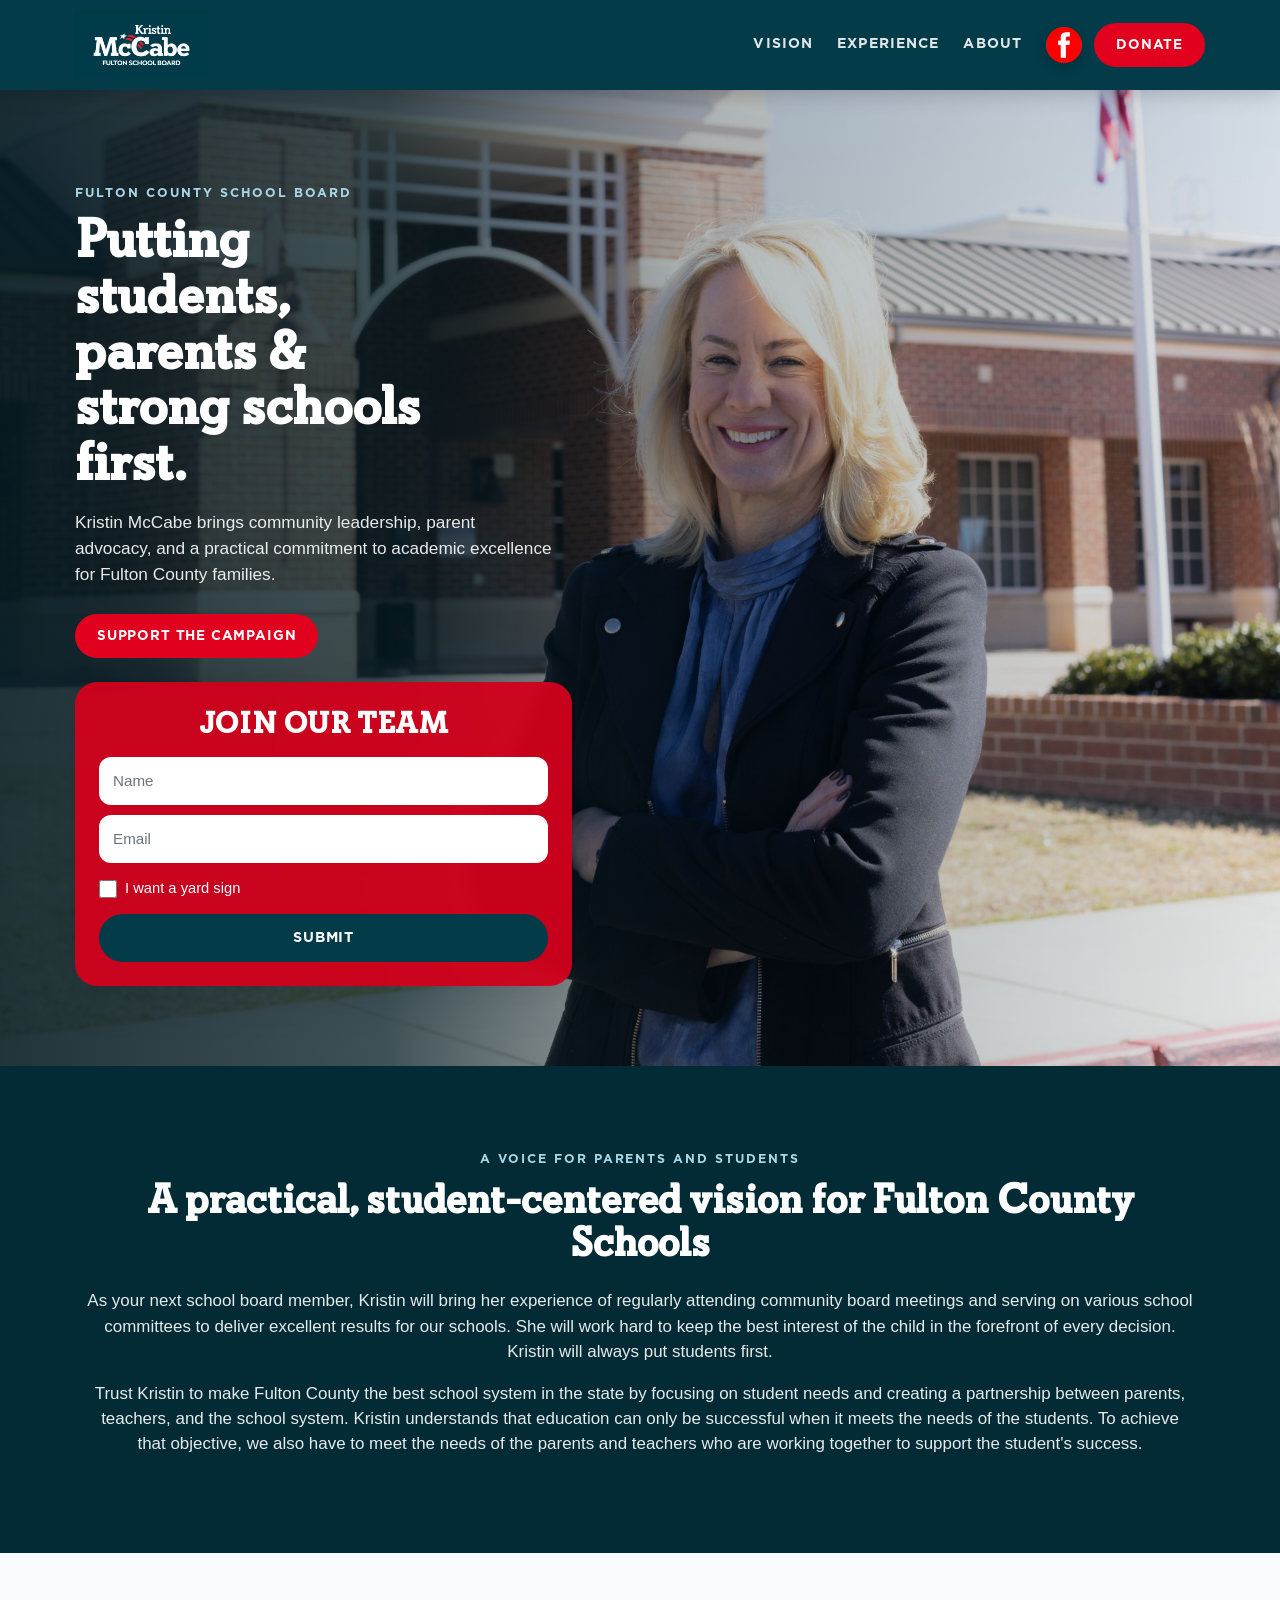
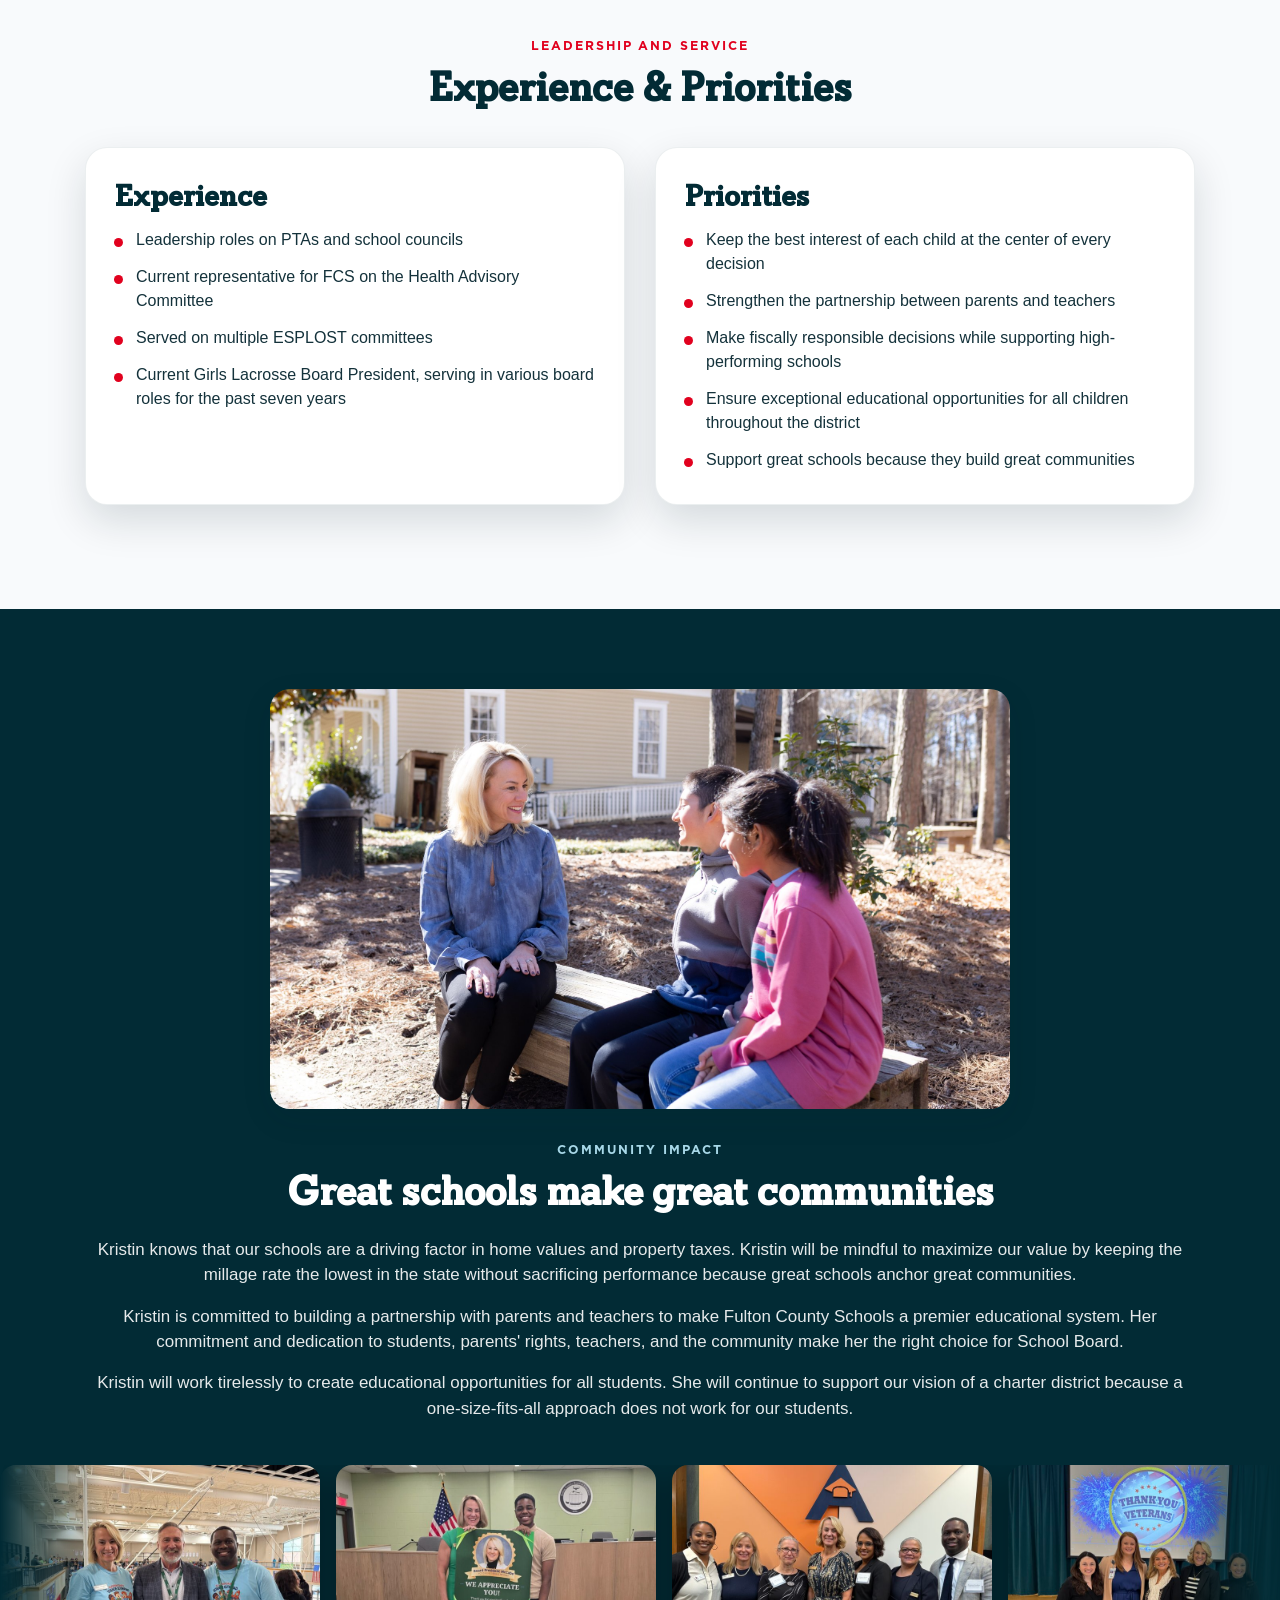
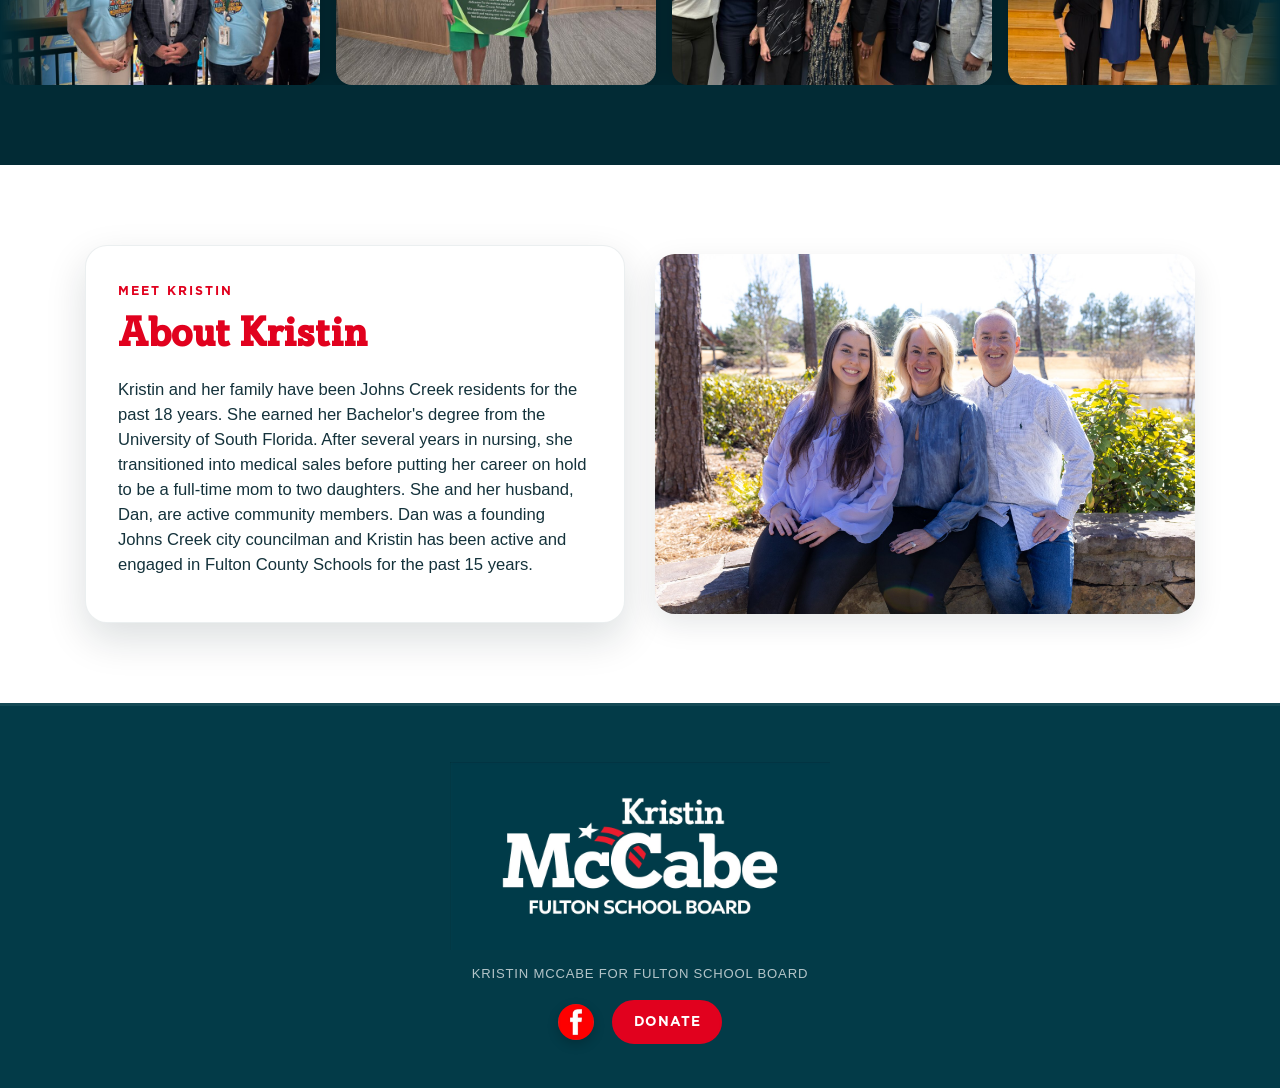
<file: index.html>
<!DOCTYPE html>
<html lang="en">
  <head>
    <meta charset="UTF-8">
    <meta name="viewport" content="width=device-width, initial-scale=1.0">
    <meta http-equiv="X-UA-Compatible" content="ie=edge">
    <title>Kristin McCabe - Fulton County School Board</title>
    <link href="style.css" rel="stylesheet">
    <link rel="stylesheet" href="https://cdn.jsdelivr.net/npm/bootstrap@4.0.0/dist/css/bootstrap.min.css" integrity="sha384-Gn5384xqQ1aoWXA+058RXPxPg6fy4IWvTNh0E263XmFcJlSAwiGgFAW/dAiS6JXm" crossorigin="anonymous">
  </head>
  <body>

    <!-- ===================== HEADER ===================== -->
    <header class="site-header mccabe-blue">
      <div class="container-fluid header-inner">

        <!-- Logo -->
        <a href="#top" class="brand-mark" aria-label="Kristin McCabe home">
          <img src="images/logo-blue.png" class="logo" alt="Kristin McCabe logo">
        </a>

        <!-- Desktop nav + donate -->
        <div class="header-right hide-on-small">
          <nav class="header-nav" aria-label="Primary navigation">
            <a href="#vision">Vision</a>
            <a href="#experience">Experience</a>
            <a href="#about">About</a>
          </nav>
          <div class="header-actions">
            <a href="https://www.facebook.com/votemccabe" aria-label="Facebook">
              <img class="fblogo" src="images/facebook-red.png" alt="Facebook">
            </a>
            <a class="donate-link" href="https://secure.anedot.com/b195b8e0-03d1-4b4b-b539-131e56a338d0/donate">Donate</a>
          </div>
        </div>

        <!-- Mobile header actions -->
        <div class="mobile-header-actions hideonlarge">
          <a href="https://www.facebook.com/votemccabe" aria-label="Facebook">
            <img class="fblogo" src="images/facebook-red.png" alt="Facebook">
          </a>
          <a class="mobile-donate" href="https://secure.anedot.com/b195b8e0-03d1-4b4b-b539-131e56a338d0/donate">Donate</a>
        </div>

      </div>
    </header>

    <main id="top">

      <!-- ===================== HERO ===================== -->
      <!-- Kristin stands right-of-center. LEFT col has copy+form. RIGHT is clear for her face. -->
      <section class="hero-section">
        <div class="hero-overlay"></div>
        <div class="container-fluid hero-content">
          <div class="hero-layout">

            <!-- LEFT: copy + form stacked -->
            <div class="hero-left-col">
              <div class="hero-copy">
                <span class="eyebrow">Fulton County School Board</span>
                <h1>Putting students, parents &amp; strong schools first.</h1>
                <p class="hero-text">Kristin McCabe brings community leadership, parent advocacy, and a practical commitment to academic excellence for Fulton County families.</p>
                <div class="hero-cta-group hide-on-small">
                  <a class="hero-primary-btn" href="https://secure.anedot.com/b195b8e0-03d1-4b4b-b539-131e56a338d0/donate">Support the Campaign</a>
                </div>
              </div>
              <div id="form" class="form-card hide-on-small">
                <h2 id="thankyouheader">JOIN OUR TEAM</h2>
                <div class="form-field-wrap">
                  <input id="namefield" type="text" class="form-control" placeholder="Name">
                </div>
                <div class="form-field-wrap">
                  <input id="emailfield" type="email" class="form-control" placeholder="Email">
                </div>
                <div class="form-check-wrap">
                  <input id="yardsignfield" class="yard-checkbox" type="checkbox">
                  <label id="yardsignlabel" for="yardsignfield">I want a yard sign</label>
                </div>
                <button id="submitbtn" class="form-submit-btn">SUBMIT</button>
              </div>
            </div>

            <!-- RIGHT: intentionally empty — Kristin's face shows here -->
            <div class="hero-right-spacer"></div>

          </div>
        </div>
      </section>

      <!-- ===================== MOBILE SIGN-UP (below hero on small screens) ===================== -->
      <section class="mobile-signup hideonlarge" id="mobile-form-section">
        <div class="container">

          <!-- Campaign copy — visible only on mobile, sits above the form -->
          <div class="mobile-hero-copy">
            <span class="eyebrow mobile-eyebrow">Fulton County School Board</span>
            <h2 class="mobile-hero-heading">Putting students, parents &amp; strong schools first.</h2>
            <p class="mobile-hero-text">Kristin McCabe brings community leadership, parent advocacy, and a practical commitment to academic excellence for Fulton County families.</p>
          </div>

          <div id="smallform" class="mobile-form-card">
            <h2 id="smallthankyouheader">JOIN OUR TEAM</h2>
            <div class="form-field-wrap">
              <input id="smallnamefield" type="text" class="form-control" placeholder="Name">
            </div>
            <div class="form-field-wrap">
              <input id="smallemailfield" type="email" class="form-control" placeholder="Email">
            </div>
            <div class="form-check-wrap">
              <input id="smallyardsignfield" class="yard-checkbox" type="checkbox">
              <label id="smallyardsignlabel" for="smallyardsignfield">I want a yard sign</label>
            </div>
            <button id="smallsubmitbtn" class="form-submit-btn">SUBMIT</button>
          </div>
        </div>
      </section>

      <!-- ===================== VISION ===================== -->
      <section id="vision" class="content-band dark-band">
        <div class="container section-container text-center">
          <span class="section-kicker light">A Voice for Parents and Students</span>
          <h2 class="whiteheading">A practical, student-centered vision for Fulton County Schools</h2>
          <p>As your next school board member, Kristin will bring her experience of regularly attending community board meetings and serving on various school committees to deliver excellent results for our schools. She will work hard to keep the best interest of the child in the forefront of every decision. Kristin will always put students first.</p>
          <p>Trust Kristin to make Fulton County the best school system in the state by focusing on student needs and creating a partnership between parents, teachers, and the school system. Kristin understands that education can only be successful when it meets the needs of the students. To achieve that objective, we also have to meet the needs of the parents and teachers who are working together to support the student's success.</p>
        </div>
      </section>

      <!-- ===================== EXPERIENCE ===================== -->
      <section id="experience" class="content-band light-band">
        <div class="container section-container">
          <div class="section-header text-center">
            <span class="section-kicker">Leadership and service</span>
            <h2 class="blueheading">Experience &amp; Priorities</h2>
          </div>
          <div class="row card-grid">
            <div class="col-lg-6 mb-4">
              <div class="info-card h-100">
                <h3 class="card-title">Experience</h3>
                <ul class="clean-list">
                  <li>Leadership roles on PTAs and school councils</li>
                  <li>Current representative for FCS on the Health Advisory Committee</li>
                  <li>Served on multiple ESPLOST committees</li>
                  <li>Current Girls Lacrosse Board President, serving in various board roles for the past seven years</li>
                </ul>
              </div>
            </div>
            <div class="col-lg-6 mb-4">
              <div class="info-card h-100">
                <h3 class="card-title">Priorities</h3>
                <ul class="clean-list">
                  <li>Keep the best interest of each child at the center of every decision</li>
                  <li>Strengthen the partnership between parents and teachers</li>
                  <li>Make fiscally responsible decisions while supporting high-performing schools</li>
                  <li>Ensure exceptional educational opportunities for all children throughout the district</li>
                  <li>Support great schools because they build great communities</li>
                </ul>
              </div>
            </div>
          </div>
        </div>
      </section>

      <!-- ===================== COMMUNITY SECTION ===================== -->
      <section class="content-band dark-band">
        <div class="container section-container text-center">
          <div class="imagewrapper large-photo-wrap">
            <img src="images/photo-community.jpg" class="feature-photo" alt="Kristin McCabe speaking with community members">
          </div>
          <span class="section-kicker light">Community Impact</span>
          <h2 class="whiteheading">Great schools make great communities</h2>
          <p>Kristin knows that our schools are a driving factor in home values and property taxes. Kristin will be mindful to maximize our value by keeping the millage rate the lowest in the state without sacrificing performance because great schools anchor great communities.</p>
          <p>Kristin is committed to building a partnership with parents and teachers to make Fulton County Schools a premier educational system. Her commitment and dedication to students, parents' rights, teachers, and the community make her the right choice for School Board.</p>
          <p>Kristin will work tirelessly to create educational opportunities for all students. She will continue to support our vision of a charter district because a one-size-fits-all approach does not work for our students.</p>

          <!-- ===================== PHOTO GALLERY ===================== -->
          <div class="gallery-track-wrap">
            <div class="gallery-track" id="galleryTrack">
              <!-- Set 1 -->
              <div class="gallery-slide"><img src="images/gallery/IMG_5394.jpg" alt="Kristin at Elementary Science Olympiad"></div>
              <div class="gallery-slide"><img src="images/gallery/img_a.jpg" alt="Kristin receiving community appreciation"></div>
              <div class="gallery-slide"><img src="images/gallery/IMG_1191.jpg" alt="Kristin with community leaders"></div>
              <div class="gallery-slide"><img src="images/gallery/IMG_0445.jpg" alt="Kristin at Veterans Day school event"></div>
              <div class="gallery-slide"><img src="images/gallery/img_b.jpg" alt="Kristin at community dinner"></div>
              <div class="gallery-slide"><img src="images/gallery/IMG_9972.jpg" alt="Kristin with school team"></div>
              <div class="gallery-slide"><img src="images/gallery/IMG_0274.jpg" alt="Kristin with colleagues"></div>
              <div class="gallery-slide"><img src="images/gallery/IMG_2456.jpg" alt="Kristin at Fulton County Schools 5K"></div>
              <div class="gallery-slide"><img src="images/gallery/IMG_9779.jpg" alt="Kristin at school community event"></div>
              <!-- Set 2 — duplicate for seamless loop -->
              <div class="gallery-slide"><img src="images/gallery/IMG_5394.jpg" alt="Kristin at Elementary Science Olympiad"></div>
              <div class="gallery-slide"><img src="images/gallery/img_a.jpg" alt="Kristin receiving community appreciation"></div>
              <div class="gallery-slide"><img src="images/gallery/IMG_1191.jpg" alt="Kristin with community leaders"></div>
              <div class="gallery-slide"><img src="images/gallery/IMG_0445.jpg" alt="Kristin at Veterans Day school event"></div>
              <div class="gallery-slide"><img src="images/gallery/img_b.jpg" alt="Kristin at community dinner"></div>
              <div class="gallery-slide"><img src="images/gallery/IMG_9972.jpg" alt="Kristin with school team"></div>
              <div class="gallery-slide"><img src="images/gallery/IMG_0274.jpg" alt="Kristin with colleagues"></div>
              <div class="gallery-slide"><img src="images/gallery/IMG_2456.jpg" alt="Kristin at Fulton County Schools 5K"></div>
              <div class="gallery-slide"><img src="images/gallery/IMG_9779.jpg" alt="Kristin at school community event"></div>
            </div>
          </div>

        </div>
      </section>

      <!-- ===================== ABOUT ===================== -->
      <section id="about" class="content-band about-section">
        <div class="container section-container">
          <div class="row align-items-center about-grid">
            <div class="col-lg-6 order-2 order-lg-1">
              <div class="about-copy-card">
                <span class="section-kicker">Meet Kristin</span>
                <h2 class="redheading text-lg-left">About Kristin</h2>
                <p class="about-text">Kristin and her family have been Johns Creek residents for the past 18 years. She earned her Bachelor's degree from the University of South Florida. After several years in nursing, she transitioned into medical sales before putting her career on hold to be a full-time mom to two daughters. She and her husband, Dan, are active community members. Dan was a founding Johns Creek city councilman and Kristin has been active and engaged in Fulton County Schools for the past 15 years.</p>
              </div>
            </div>
            <div class="col-lg-6 order-1 order-lg-2 mb-4 mb-lg-0 text-center">
              <img src="images/photo-family.jpg" class="aboutphoto" alt="Portrait of Kristin McCabe with family">
            </div>
          </div>
        </div>
      </section>

    </main>

    <!-- ===================== FOOTER ===================== -->
    <footer class="footer-section">
      <div class="container text-center">
        <img src="images/logo-blue.png" class="footer-logo" alt="Kristin McCabe logo">
        <p class="footer-copy">Kristin McCabe for Fulton School Board</p>
        <div class="footer-actions">
          <a href="https://www.facebook.com/votemccabe" aria-label="Facebook">
            <img class="fblogobottom" src="images/facebook-red.png" alt="Facebook">
          </a>
          <a class="donate-link-bottom" href="https://secure.anedot.com/b195b8e0-03d1-4b4b-b539-131e56a338d0/donate">Donate</a>
        </div>
      </div>
    </footer>

    <script src="https://ajax.googleapis.com/ajax/libs/jquery/1.12.4/jquery.min.js"></script>
    <script>
      function submitForm(nameId, emailId, yardsignId, btnId, headerId, labelId) {
        document.getElementById(btnId).style.display = 'none';
        document.getElementById(nameId).closest('.form-field-wrap').style.display = 'none';
        document.getElementById(emailId).closest('.form-field-wrap').style.display = 'none';
        document.getElementById(yardsignId).closest('.form-check-wrap').style.display = 'none';
        document.getElementById(headerId).innerHTML = "THANK YOU!";

        var url = "https://vast-forest-21621.herokuapp.com/?";
        var name = document.getElementById(nameId).value;
        var email = document.getElementById(emailId).value;
        var yardsign = document.getElementById(yardsignId).checked;

        if (name) url += "name=" + encodeURIComponent(name);
        if (email) url += "&email=" + encodeURIComponent(email);
        if (yardsign) url += "&yardsign=on";
        url += "&site=mccabe";

        $.ajax({ url: url, type: "GET" });
      }

      $("#submitbtn").click(function () {
        submitForm("namefield", "emailfield", "yardsignfield", "submitbtn", "thankyouheader");
      });

      $("#smallsubmitbtn").click(function () {
        submitForm("smallnamefield", "smallemailfield", "smallyardsignfield", "smallsubmitbtn", "smallthankyouheader");
      });
    </script>
  </body>
</html>
</file>
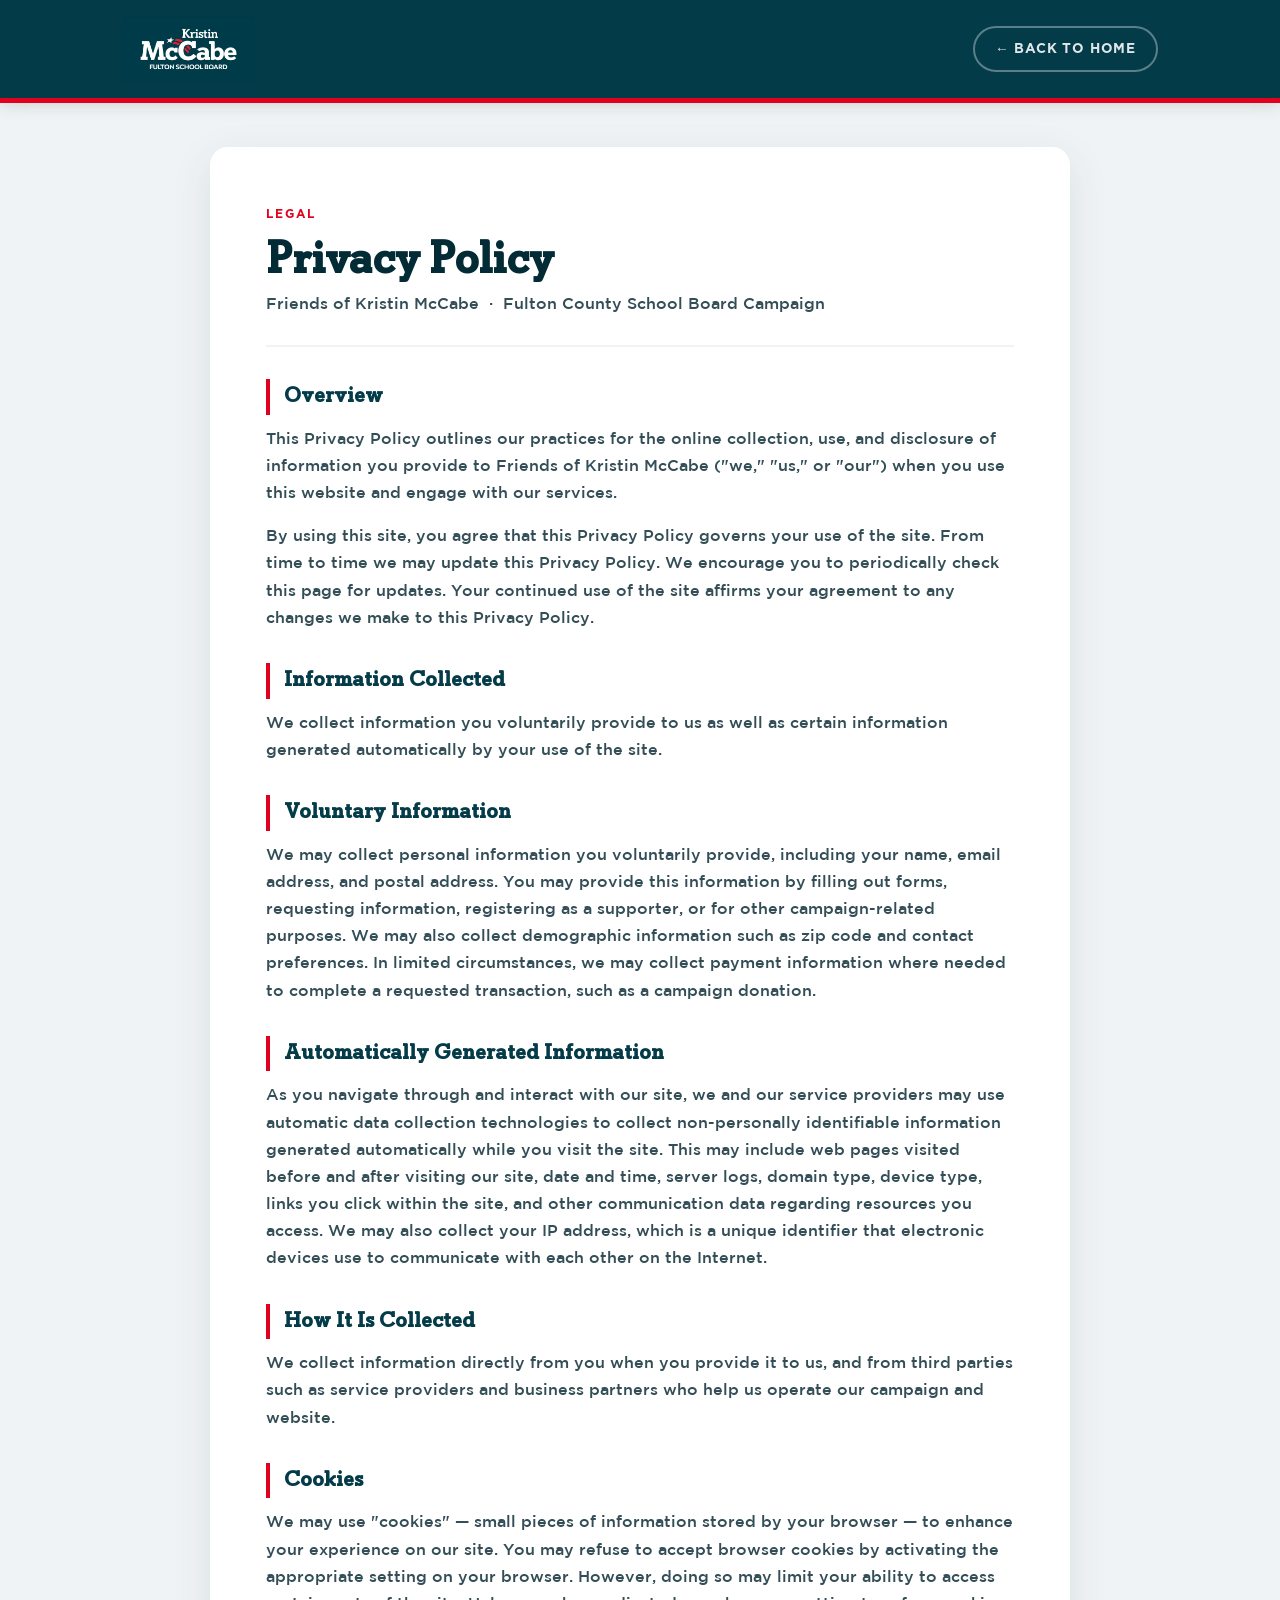
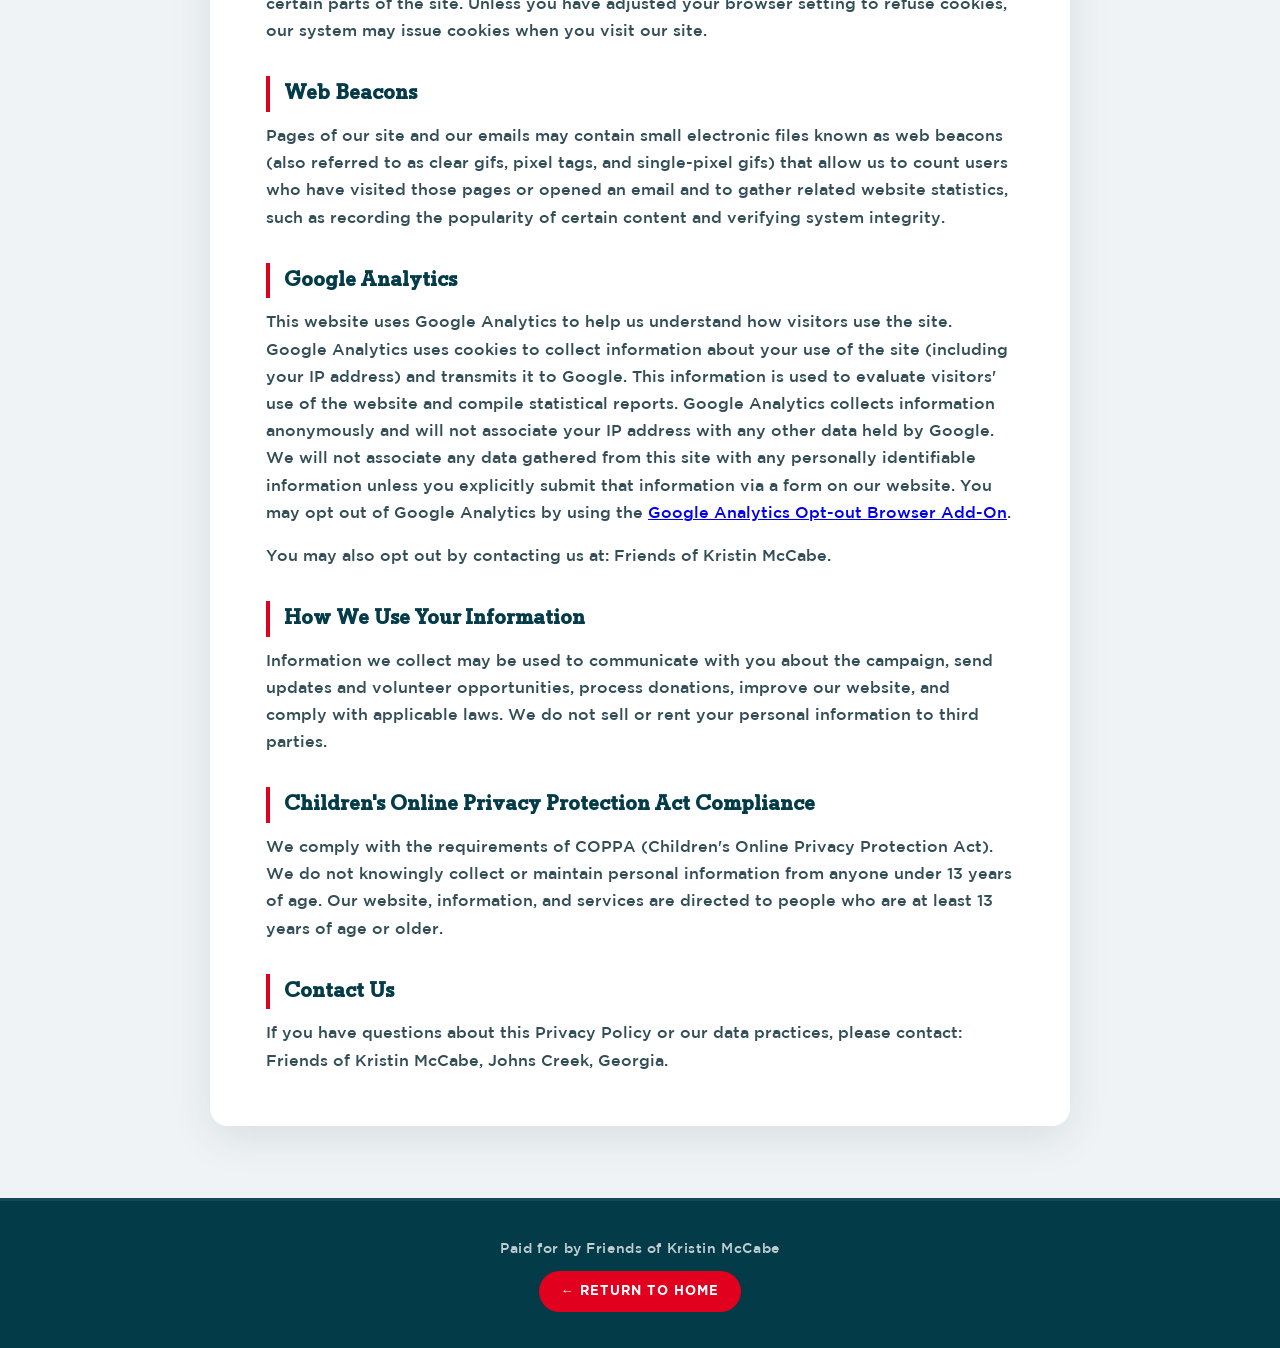
<file: privacy.html>
<!DOCTYPE html>
<html lang="en">
<head>
  <meta charset="UTF-8" />
  <meta name="viewport" content="width=device-width, initial-scale=1.0" />
  <title>Privacy Policy | Friends of Kristin McCabe</title>
  <style>
    @font-face {
      font-family: 'Davis';
      font-style: normal;
      font-weight: normal;
      src: local('Davis'), url('fonts/davis.ttf');
    }
    @font-face {
      font-family: 'GothamMedium';
      font-style: normal;
      font-weight: normal;
      src: local('GothamMedium'), url('fonts/gotham-medium.ttf');
    }
    @font-face {
      font-family: 'GothamBold';
      font-style: normal;
      font-weight: normal;
      src: local('GothamBold'), url('fonts/gotham-bold.otf');
    }

    *, *::before, *::after { box-sizing: border-box; }

    body {
      margin: 0;
      background: #f0f3f5;
      font-family: 'GothamMedium', Arial, Helvetica, sans-serif;
      color: #14323b;
      line-height: 1.65;
    }

    /* ── HEADER ── */
    .priv-header {
      background: #033b48;
      box-shadow: 0 4px 18px rgba(0,0,0,0.18);
    }
    .priv-header-inner {
      max-width: 1100px;
      margin: 0 auto;
      padding: 16px 32px;
      display: flex;
      align-items: center;
      justify-content: space-between;
      gap: 20px;
    }
    .priv-logo {
      height: 66px;
      width: auto;
      display: block;
    }
    .back-link {
      color: rgba(255,255,255,0.88);
      text-decoration: none;
      font-family: 'GothamBold', Arial, sans-serif;
      font-size: 0.85rem;
      letter-spacing: 0.06em;
      text-transform: uppercase;
      display: inline-flex;
      align-items: center;
      gap: 6px;
      padding: 10px 20px;
      border: 2px solid rgba(255,255,255,0.35);
      border-radius: 999px;
      transition: all 0.2s ease;
    }
    .back-link:hover {
      color: #fff;
      border-color: rgba(255,255,255,0.8);
      background: rgba(255,255,255,0.08);
      text-decoration: none;
    }

    /* ── RED ACCENT BAR ── */
    .accent-bar {
      height: 5px;
      background: #e1011e;
    }

    /* ── MAIN CONTENT ── */
    .policy-wrap {
      width: min(calc(100% - 48px), 860px);
      margin: 44px auto 72px;
      background: #fff;
      border-radius: 18px;
      padding: 52px 56px;
      box-shadow: 0 12px 40px rgba(3,59,72,0.10);
    }

    .policy-eyebrow {
      display: inline-block;
      font-family: 'GothamBold', Arial, sans-serif;
      font-size: 0.75rem;
      letter-spacing: 0.16em;
      text-transform: uppercase;
      color: #e1011e;
      margin-bottom: 12px;
    }

    .policy-wrap h1 {
      font-family: 'Davis', Georgia, serif;
      font-size: 2.8rem;
      font-weight: 700;
      color: #022b35;
      margin: 0 0 6px;
      line-height: 1.05;
    }

    .policy-meta {
      font-size: 0.88rem;
      color: #7a9aa3;
      margin-bottom: 36px;
      padding-bottom: 28px;
      border-bottom: 2px solid #f0f3f5;
    }

    .policy-wrap h2 {
      font-family: 'Davis', Georgia, serif;
      font-size: 1.35rem;
      font-weight: 700;
      color: #033b48;
      margin: 32px 0 10px;
      padding-left: 14px;
      border-left: 4px solid #e1011e;
    }

    .policy-wrap p {
      margin: 0 0 16px;
      color: #334e57;
      font-size: 1rem;
      line-height: 1.7;
    }

    .policy-wrap p:last-child {
      margin-bottom: 0;
    }

    /* ── FOOTER ── */
    .priv-footer {
      background: #033b48;
      color: #fff;
      padding: 36px 20px;
      text-align: center;
      border-top: 3px solid rgba(255,255,255,0.07);
    }
    .priv-footer p {
      margin: 0 0 10px;
      font-size: 0.9rem;
      color: rgba(255,255,255,0.75);
      letter-spacing: 0.04em;
    }
    .priv-footer a {
      color: #fff;
      font-family: 'GothamBold', Arial, sans-serif;
      font-size: 0.82rem;
      letter-spacing: 0.08em;
      text-transform: uppercase;
      text-decoration: none;
      display: inline-flex;
      align-items: center;
      gap: 6px;
      padding: 10px 22px;
      background: #e1011e;
      border-radius: 999px;
      transition: background 0.2s ease;
    }
    .priv-footer a:hover {
      background: #be0018;
    }

    /* ── RESPONSIVE ── */
    @media (max-width: 760px) {
      .priv-header-inner {
        padding: 14px 18px;
        flex-wrap: wrap;
        gap: 12px;
      }
      .priv-logo {
        height: 54px;
      }
      .policy-wrap {
        width: min(calc(100% - 28px), 860px);
        padding: 32px 26px;
        margin: 28px auto 52px;
        border-radius: 14px;
      }
      .policy-wrap h1 {
        font-size: 2.1rem;
      }
      .policy-wrap h2 {
        font-size: 1.2rem;
      }
    }

    @media (max-width: 480px) {
      .priv-logo {
        height: 46px;
      }
      .back-link {
        font-size: 0.76rem;
        padding: 8px 14px;
      }
      .policy-wrap {
        padding: 24px 18px;
        margin: 18px auto 40px;
      }
      .policy-wrap h1 {
        font-size: 1.75rem;
      }
      .policy-wrap h2 {
        font-size: 1.1rem;
        margin-top: 26px;
      }
      .policy-wrap p {
        font-size: 0.96rem;
      }
      .priv-footer {
        padding: 28px 16px;
      }
    }
  </style>
</head>
<body>

  <!-- HEADER -->
  <header class="priv-header">
    <div class="priv-header-inner">
      <a href="index.html" aria-label="Return to Kristin McCabe homepage">
        <img src="images/logo-blue.png" alt="Kristin McCabe – Fulton School Board" class="priv-logo">
      </a>
      <a href="index.html" class="back-link">← Back to Home</a>
    </div>
  </header>
  <div class="accent-bar"></div>

  <!-- MAIN CONTENT -->
  <main>
    <div class="policy-wrap">
      <span class="policy-eyebrow">Legal</span>
      <h1>Privacy Policy</h1>
      <p class="policy-meta">Friends of Kristin McCabe &nbsp;·&nbsp; Fulton County School Board Campaign</p>

      <h2>Overview</h2>
      <p>This Privacy Policy outlines our practices for the online collection, use, and disclosure of information you provide to Friends of Kristin McCabe ("we," "us," or "our") when you use this website and engage with our services.</p>
      <p>By using this site, you agree that this Privacy Policy governs your use of the site. From time to time we may update this Privacy Policy. We encourage you to periodically check this page for updates. Your continued use of the site affirms your agreement to any changes we make to this Privacy Policy.</p>

      <h2>Information Collected</h2>
      <p>We collect information you voluntarily provide to us as well as certain information generated automatically by your use of the site.</p>

      <h2>Voluntary Information</h2>
      <p>We may collect personal information you voluntarily provide, including your name, email address, and postal address. You may provide this information by filling out forms, requesting information, registering as a supporter, or for other campaign-related purposes. We may also collect demographic information such as zip code and contact preferences. In limited circumstances, we may collect payment information where needed to complete a requested transaction, such as a campaign donation.</p>

      <h2>Automatically Generated Information</h2>
      <p>As you navigate through and interact with our site, we and our service providers may use automatic data collection technologies to collect non-personally identifiable information generated automatically while you visit the site. This may include web pages visited before and after visiting our site, date and time, server logs, domain type, device type, links you click within the site, and other communication data regarding resources you access. We may also collect your IP address, which is a unique identifier that electronic devices use to communicate with each other on the Internet.</p>

      <h2>How It Is Collected</h2>
      <p>We collect information directly from you when you provide it to us, and from third parties such as service providers and business partners who help us operate our campaign and website.</p>

      <h2>Cookies</h2>
      <p>We may use "cookies" — small pieces of information stored by your browser — to enhance your experience on our site. You may refuse to accept browser cookies by activating the appropriate setting on your browser. However, doing so may limit your ability to access certain parts of the site. Unless you have adjusted your browser setting to refuse cookies, our system may issue cookies when you visit our site.</p>

      <h2>Web Beacons</h2>
      <p>Pages of our site and our emails may contain small electronic files known as web beacons (also referred to as clear gifs, pixel tags, and single-pixel gifs) that allow us to count users who have visited those pages or opened an email and to gather related website statistics, such as recording the popularity of certain content and verifying system integrity.</p>

      <h2>Google Analytics</h2>
      <p>This website uses Google Analytics to help us understand how visitors use the site. Google Analytics uses cookies to collect information about your use of the site (including your IP address) and transmits it to Google. This information is used to evaluate visitors' use of the website and compile statistical reports. Google Analytics collects information anonymously and will not associate your IP address with any other data held by Google. We will not associate any data gathered from this site with any personally identifiable information unless you explicitly submit that information via a form on our website. You may opt out of Google Analytics by using the <a href="https://tools.google.com/dlpage/gaoptout" target="_blank" rel="noopener">Google Analytics Opt-out Browser Add-On</a>.</p>
      <p>You may also opt out by contacting us at: Friends of Kristin McCabe.</p>

      <h2>How We Use Your Information</h2>
      <p>Information we collect may be used to communicate with you about the campaign, send updates and volunteer opportunities, process donations, improve our website, and comply with applicable laws. We do not sell or rent your personal information to third parties.</p>

      <h2>Children's Online Privacy Protection Act Compliance</h2>
      <p>We comply with the requirements of COPPA (Children's Online Privacy Protection Act). We do not knowingly collect or maintain personal information from anyone under 13 years of age. Our website, information, and services are directed to people who are at least 13 years of age or older.</p>

      <h2>Contact Us</h2>
      <p>If you have questions about this Privacy Policy or our data practices, please contact: Friends of Kristin McCabe, Johns Creek, Georgia.</p>
    </div>
  </main>

  <!-- FOOTER -->
  <footer class="priv-footer">
    <p>Paid for by Friends of Kristin McCabe</p>
    <a href="index.html">← Return to Home</a>
  </footer>

</body>
</html>
</file>
<file: style.css>
:root {
  --brand-blue: #033b48;
  --brand-blue-dark: #022b35;
  --brand-blue-soft: #0d4a59;
  --brand-red: #e1011e;
  --brand-red-dark: #be0018;
  --text-dark: #14323b;
  --text-muted: #55717a;
  --white: #ffffff;
  --off-white: #f6f8fb;
  --card-bg: #ffffff;
  --shadow: 0 16px 40px rgba(7, 31, 38, 0.14);
  --shadow-soft: 0 10px 30px rgba(7, 31, 38, 0.1);
  --radius: 22px;
  --container-width: 1160px;
}

* {
  box-sizing: border-box;
}

html {
  scroll-behavior: smooth;
}

body {
  margin: 0;
  background: var(--off-white);
  color: var(--text-dark);
  font-family: 'GothamMedium', Arial, Helvetica, sans-serif;
  line-height: 1.65;
  overflow-x: hidden;
}

img {
  max-width: 100%;
  display: block;
}

a {
  transition: all 0.2s ease;
}

a:hover {
  text-decoration: none;
}

p {
  font-size: 1.06rem;
  margin-bottom: 1.15rem;
}

@font-face {
  font-family: 'Davis';
  font-style: normal;
  font-weight: normal;
  src: local('Davis'), url('fonts/davis.ttf');
}

@font-face {
  font-family: 'GothamMedium';
  font-style: normal;
  font-weight: normal;
  src: local('GothamMedium'), url('fonts/gotham-medium.ttf');
}

@font-face {
  font-family: 'GothamBold';
  font-style: normal;
  font-weight: normal;
  src: local('GothamBold'), url('fonts/gotham-bold.otf');
}

/* ===========================
   HEADER
=========================== */
.mccabe-blue {
  background: var(--brand-blue);
}

.site-header {
  position: sticky;
  top: 0;
  z-index: 100;
  background: var(--brand-blue);
  box-shadow: 0 4px 20px rgba(0, 0, 0, 0.18);
}

.header-inner {
  max-width: var(--container-width);
  margin: 0 auto;
  min-height: 82px;
  padding: 12px 28px;
  display: flex;
  align-items: center;
  justify-content: space-between;
  gap: 18px;
}

.brand-mark {
  display: inline-flex;
  align-items: center;
  flex-shrink: 0;
}

.logo {
  height: 66px;
  width: auto;
}

.header-right {
  display: flex;
  align-items: center;
  gap: 24px;
}

.header-nav {
  display: flex;
  align-items: center;
  gap: 24px;
}

.header-nav a {
  color: rgba(255,255,255,0.88);
  font-size: 0.88rem;
  letter-spacing: 0.08em;
  text-transform: uppercase;
  font-family: 'GothamBold', Arial, sans-serif;
  text-decoration: none;
}

.header-nav a:hover {
  color: #ffffff;
}

.header-actions,
.footer-actions,
.mobile-header-actions {
  display: inline-flex;
  align-items: center;
  gap: 12px;
}

.fblogo,
.fblogobottom {
  height: 36px;
  width: 36px;
  border-radius: 999px;
  box-shadow: 0 4px 12px rgba(0, 0, 0, 0.2);
  display: inline-block;
}

/* ===========================
   BUTTONS
=========================== */
.donate-link,
.donate-link-bottom,
.hero-primary-btn,
.hero-secondary-btn,
#submitbtn,
#smallsubmitbtn {
  border-radius: 999px;
  font-family: 'GothamBold', Arial, sans-serif;
  letter-spacing: 0.06em;
  text-transform: uppercase;
  text-decoration: none;
  cursor: pointer;
  transition: all 0.2s ease;
}

.donate-link,
.donate-link-bottom,
.hero-primary-btn {
  display: inline-flex;
  align-items: center;
  justify-content: center;
  padding: 10px 20px;
  color: var(--white);
  background: var(--brand-red);
  border: 2px solid var(--brand-red);
  font-size: 0.85rem;
}

.donate-link:hover,
.donate-link-bottom:hover,
.hero-primary-btn:hover {
  color: var(--white);
  background: var(--brand-red-dark);
  border-color: var(--brand-red-dark);
  transform: translateY(-2px);
  box-shadow: 0 6px 20px rgba(225, 1, 30, 0.35);
}

.hero-secondary-btn {
  display: inline-flex;
  align-items: center;
  justify-content: center;
  padding: 10px 20px;
  color: var(--white);
  border: 2px solid rgba(255, 255, 255, 0.55);
  background: rgba(255, 255, 255, 0.1);
  font-size: 0.85rem;
}

.hero-secondary-btn:hover {
  color: var(--white);
  border-color: rgba(255, 255, 255, 0.9);
  background: rgba(255, 255, 255, 0.18);
  transform: translateY(-2px);
}

/* ===========================
   HERO — KEY FIX SECTION
   Photo: Kristin stands slightly
   left-of-center. We position bg
   so she's centered-left, then put
   copy on the LEFT and form on RIGHT.
   The overlay is heaviest on the left
   to make text readable, light on right
   so her face (center of photo) shows.
=========================== */
.hero-section {
  position: relative;
  /*
    Kristin stands right-of-center. Position bg so she's visible on the right.
    60% horizontal puts her face toward the right half of the viewport.
  */
  background-image: url('images/hero.jpg');
  background-size: cover;
  background-position: 60% 12%;
  overflow: hidden;
  min-height: 820px;
}

.hero-overlay {
  position: absolute;
  inset: 0;
  /*
    Dark on the LEFT where copy+form sit.
    Light on the RIGHT where Kristin's face is.
  */
  background: linear-gradient(
    90deg,
    rgba(2, 25, 32, 0.88) 0%,
    rgba(2, 25, 32, 0.75) 30%,
    rgba(2, 25, 32, 0.30) 55%,
    rgba(2, 25, 32, 0.10) 100%
  );
}

.hero-content {
  position: relative;
  z-index: 2;
  max-width: var(--container-width);
  margin: 0 auto;
  padding: 90px 32px 80px;
}

/*
  Hero layout:
  LEFT col (~44%): copy on top, form card below.
  RIGHT spacer (~56%): empty — Kristin's face (right-of-center in photo) shows here.
  Overlay is heavy on left for text readability, very light on right.
*/
.hero-layout {
  display: flex;
  align-items: flex-start;
  gap: 0;
}

.hero-left-col {
  flex: 0 0 44%;
  max-width: 44%;
  display: flex;
  flex-direction: column;
  gap: 24px;
}

.hero-right-spacer {
  flex: 1;
  /* intentionally empty so photo subject is visible */
}

.hero-copy {
  color: var(--white);
}

/* form card sits inside hero-left-col, not as a sibling */
.hero-left-col .form-card {
  width: 100%;
  max-width: 100%;
}

.eyebrow,
.section-kicker {
  display: inline-block;
  margin-bottom: 12px;
  font-family: 'GothamBold', Arial, sans-serif;
  font-size: 0.78rem;
  letter-spacing: 0.16em;
  text-transform: uppercase;
}

.eyebrow {
  color: #a8d8e8;
}

.section-kicker {
  color: var(--brand-red);
}

.section-kicker.light {
  color: #a8d8e8;
}

.hero-copy h1 {
  font-family: 'Davis', Georgia, serif;
  font-weight: 700;
  line-height: 1.04;
  font-size: clamp(2.4rem, 4.2vw, 4.2rem);
  margin-bottom: 16px;
  max-width: 12ch;
}

.hero-text {
  font-size: 1.08rem;
  color: rgba(255, 255, 255, 0.9);
  max-width: 480px;
  margin-bottom: 0;
}

.hero-cta-group {
  display: flex;
  flex-wrap: wrap;
  gap: 12px;
  margin-top: 26px;
}

/* ===========================
   FORM CARD (hero)
=========================== */
.form-card,
.mobile-form-card,
.info-card,
.about-copy-card {
  border-radius: var(--radius);
  box-shadow: var(--shadow);
}

.form-card {
  width: 100%;
  max-width: 360px;
  padding: 28px 24px 24px;
  background: rgba(210, 1, 28, 0.95);
  color: var(--white);
  backdrop-filter: blur(6px);
  -webkit-backdrop-filter: blur(6px);
  display: flex;
  flex-direction: column;
  gap: 0;
}

.form-card h2,
.mobile-form-card h2 {
  font-family: 'Davis', Georgia, serif;
  font-weight: 700;
  line-height: 1.05;
  color: var(--white);
  text-align: center;
  font-size: 1.85rem;
  margin-bottom: 16px;
  letter-spacing: 0.02em;
}

.form-field-wrap {
  display: block;
  width: 100%;
  margin-bottom: 10px;
}

.form-field-wrap .form-control {
  display: block;
  width: 100%;
  min-height: 48px;
  border-radius: 12px;
  border: none;
  padding: 10px 14px;
  font-size: 0.95rem;
  box-shadow: none !important;
  background: #fff;
  color: #14323b;
}

.form-check-wrap {
  display: flex;
  align-items: center;
  gap: 8px;
  margin-bottom: 14px;
  margin-top: 4px;
}

.yard-checkbox {
  width: 18px;
  height: 18px;
  flex-shrink: 0;
  cursor: pointer;
  accent-color: var(--brand-blue);
}

.form-check-wrap label {
  color: var(--white);
  font-size: 0.92rem;
  margin: 0;
  cursor: pointer;
}

.form-submit-btn {
  display: block;
  width: 100%;
  min-height: 48px;
  background: var(--brand-blue);
  border: 2px solid var(--brand-blue);
  color: var(--white);
  font-family: 'GothamBold', Arial, sans-serif;
  font-size: 0.9rem;
  letter-spacing: 0.08em;
  text-transform: uppercase;
  border-radius: 999px;
  cursor: pointer;
  transition: all 0.2s ease;
}

.form-submit-btn:hover {
  background: var(--brand-blue-dark);
  border-color: var(--brand-blue-dark);
  transform: translateY(-1px);
}

/* ===========================
   MOBILE SIGNUP STRIP
=========================== */
.mobile-signup {
  background: linear-gradient(180deg, var(--brand-red) 0%, #c2001a 100%);
  padding: 28px 0 36px;
}

.mobile-form-card {
  max-width: 600px;
  margin: 0 auto;
  padding: 24px 20px;
  background: transparent;
  box-shadow: none;
  border-radius: 0;
}

.mobile-form-card h2 {
  color: var(--white);
  text-align: center;
  font-size: 1.7rem;
  margin-bottom: 16px;
}

/* ===========================
   CONTENT BANDS
=========================== */
.content-band {
  padding: 80px 0;
}

.section-container {
  max-width: 1020px;
}

.dark-band {
  background: var(--brand-blue-dark);
}

.light-band {
  background: #f8fafc;
}

.dark-band p {
  color: rgba(255,255,255,0.9);
}

.whiteheading,
.blueheading,
.redheading {
  font-family: 'Davis', Georgia, serif;
  font-weight: 700;
  line-height: 1.05;
  margin-bottom: 22px;
  font-size: clamp(1.9rem, 3.2vw, 3.1rem);
}

.whiteheading {
  color: var(--white);
}

.blueheading {
  color: var(--brand-blue-dark);
}

.redheading {
  color: var(--brand-red);
}

.section-header {
  margin-bottom: 36px;
}

/* ===========================
   CARDS (experience/priorities)
=========================== */
.card-grid {
  margin-top: 8px;
}

.info-card {
  background: var(--card-bg);
  padding: 32px 28px;
  border: 1px solid rgba(3, 59, 72, 0.08);
  height: 100%;
}

.card-title {
  font-family: 'Davis', Georgia, serif;
  font-weight: 700;
  font-size: 1.9rem;
  color: var(--brand-blue-dark);
  margin-bottom: 16px;
}

.clean-list {
  list-style: none;
  padding: 0;
  margin: 0;
  display: grid;
  gap: 13px;
}

.clean-list li {
  position: relative;
  padding-left: 22px;
  color: var(--text-dark);
  font-size: 1rem;
}

.clean-list li::before {
  content: '';
  position: absolute;
  left: 0;
  top: 0.65em;
  width: 9px;
  height: 9px;
  border-radius: 999px;
  background: var(--brand-red);
}

/* ===========================
   FEATURE PHOTO
=========================== */
.large-photo-wrap {
  margin-bottom: 28px;
}

.feature-photo,
.aboutphoto {
  width: 100%;
  border-radius: 20px;
  box-shadow: var(--shadow-soft);
  object-fit: cover;
}

.feature-photo {
  max-width: 740px;
  max-height: 420px;
  margin: 0 auto;
}

/* ===========================
   ABOUT SECTION
=========================== */
.about-section {
  background: #ffffff;
}

.about-grid {
  gap: 10px 0;
  align-items: center;
}

.about-copy-card {
  background: #ffffff;
  padding: 32px 32px 28px;
  border: 1px solid rgba(3, 59, 72, 0.08);
}

.about-text {
  color: var(--text-dark);
  font-size: 1.04rem;
}

.aboutphoto {
  max-height: 540px;
  width: 100%;
  object-fit: cover;
}

/* ===========================
   PHOTO GALLERY (community section)
=========================== */
.gallery-track-wrap {
  position: relative;
  width: 100vw;
  left: 50%;
  transform: translateX(-50%);
  overflow: hidden;
  margin-top: 44px;
  /* Fade edges into the dark background */
  -webkit-mask-image: linear-gradient(
    90deg,
    transparent 0%,
    black 8%,
    black 92%,
    transparent 100%
  );
  mask-image: linear-gradient(
    90deg,
    transparent 0%,
    black 8%,
    black 92%,
    transparent 100%
  );
}

.gallery-track {
  display: flex;
  gap: 16px;
  width: max-content;
  animation: gallery-scroll 36s linear infinite;
}

.gallery-track:hover {
  animation-play-state: paused;
}

@keyframes gallery-scroll {
  0%   { transform: translateX(0); }
  100% { transform: translateX(-50%); }
}

.gallery-slide {
  flex-shrink: 0;
  width: 320px;
  height: 220px;
  border-radius: 16px;
  overflow: hidden;
  box-shadow: 0 8px 28px rgba(0,0,0,0.35);
}

.gallery-slide img {
  width: 100%;
  height: 100%;
  object-fit: cover;
  display: block;
  transition: transform 0.4s ease;
}

.gallery-slide:hover img {
  transform: scale(1.04);
}

/* Placeholder styling — remove once real photos are added */
.gallery-placeholder {
  background: rgba(255,255,255,0.08);
  border: 2px dashed rgba(255,255,255,0.2);
  display: flex;
  align-items: center;
  justify-content: center;
}

.gallery-placeholder span {
  color: rgba(255,255,255,0.35);
  font-family: 'GothamBold', Arial, sans-serif;
  font-size: 0.85rem;
  letter-spacing: 0.1em;
  text-transform: uppercase;
}

@media (max-width: 799.98px) {
  .gallery-slide {
    width: 240px;
    height: 170px;
  }

  .gallery-track {
    gap: 12px;
    animation-duration: 28s;
  }

  .gallery-track-wrap {
    margin-top: 32px;
  }
}

@media (max-width: 575.98px) {
  .gallery-slide {
    width: 200px;
    height: 145px;
    border-radius: 12px;
  }
}

/* ===========================
   FOOTER
=========================== */
.footer-section {
  background: var(--brand-blue);
  padding: 56px 0 44px;
  text-align: center;
  border-top: 3px solid rgba(255, 255, 255, 0.07);
}

.footer-logo {
  display: block;
  height: auto;
  width: min(380px, 80vw);
  max-width: 100%;
  margin: 0 auto 14px;
}

.footer-copy {
  color: rgba(255, 255, 255, 0.7);
  margin-bottom: 16px;
  letter-spacing: 0.06em;
  text-transform: uppercase;
  font-size: 0.82rem;
}

.footer-actions {
  display: inline-flex;
  justify-content: center;
  align-items: center;
  flex-wrap: wrap;
  gap: 18px;
}

/* ===========================
   RESPONSIVE
=========================== */

/* Large screens: show desktop header, hide mobile */
.hide-on-small { display: flex; }
.hideonlarge   { display: none; }

@media (max-width: 991.98px) {
  .hero-section {
    min-height: 700px;
    background-position: 62% 12%;
  }

  .hero-left-col {
    flex: 0 0 50%;
    max-width: 50%;
  }

  .hero-copy h1 {
    font-size: 2.8rem;
  }
}

@media (max-width: 799.98px) {
  /* Switch to mobile layout */
  .hide-on-small { display: none !important; }
  .hideonlarge   { display: flex; }

  .site-header {
    position: relative;
  }

  .header-inner {
    min-height: 76px;
    padding: 10px 16px;
    gap: 10px;
  }

  .logo {
    height: 56px;
  }

  .mobile-header-actions {
    gap: 10px;
    align-items: center;
  }

  .mobile-donate {
    padding: 9px 14px;
    font-size: 0.76rem;
    background: var(--brand-red);
    color: var(--white);
    border-radius: 999px;
    font-family: 'GothamBold', Arial, sans-serif;
    letter-spacing: 0.05em;
    text-transform: uppercase;
    text-decoration: none;
    display: inline-flex;
    align-items: center;
  }

  .fblogo,
  .fblogobottom {
    height: 32px;
    width: 32px;
  }

  /*
    MOBILE HERO: pure photo, no text on top.
    Short, full-width image panel — Kristin's face is clear.
    All copy moves to the solid band below.
  */
  .hero-section {
    min-height: 300px;
    max-height: 420px;
    background-position: 50% top;
    background-size: cover;
  }

  /* Remove overlay entirely on mobile so photo is fully visible */
  .hero-overlay {
    display: none;
  }

  /* Hide ALL content inside the hero on mobile */
  .hero-content {
    display: none;
  }

  /* ── MOBILE CONTENT BAND ── */
  /* The .mobile-signup section becomes a solid teal band
     containing campaign copy + form, cleanly separated from the photo */
  .mobile-signup {
    background: var(--brand-blue-dark);
    padding: 32px 0 40px;
    display: block !important;
  }

  .mobile-signup .container {
    padding-left: 22px;
    padding-right: 22px;
  }

  /* Campaign copy inside the mobile band */
  .mobile-hero-copy {
    text-align: center;
    margin-bottom: 28px;
    padding-bottom: 28px;
    border-bottom: 1px solid rgba(255,255,255,0.12);
  }

  .mobile-eyebrow {
    display: inline-block;
    color: #a8d8e8;
    font-family: 'GothamBold', Arial, sans-serif;
    font-size: 0.72rem;
    letter-spacing: 0.16em;
    text-transform: uppercase;
    margin-bottom: 10px;
  }

  .mobile-hero-heading {
    font-family: 'Davis', Georgia, serif;
    font-weight: 700;
    font-size: 1.85rem;
    line-height: 1.08;
    color: var(--white);
    margin: 0 0 14px;
  }

  .mobile-hero-text {
    font-size: 0.97rem;
    color: rgba(255,255,255,0.82);
    margin: 0;
    line-height: 1.6;
  }

  /* Form card inside mobile band */
  .mobile-form-card {
    max-width: 100%;
    margin: 0 auto;
    padding: 28px 24px;
    background: rgba(255,255,255,0.07);
    border-radius: 18px;
    border: 1px solid rgba(255,255,255,0.12);
    box-shadow: none;
  }

  .mobile-form-card h2 {
    color: var(--white);
    font-family: 'Davis', Georgia, serif;
    font-size: 1.6rem;
    text-align: center;
    margin-bottom: 18px;
  }

  .mobile-form-card .form-field-wrap .form-control {
    background: rgba(255,255,255,0.95);
    border-radius: 10px;
    min-height: 50px;
    font-size: 1rem;
  }

  .mobile-form-card .form-check-wrap label {
    color: rgba(255,255,255,0.9);
    font-size: 0.95rem;
  }

  .mobile-form-card .form-submit-btn {
    background: var(--brand-red);
    border-color: var(--brand-red);
    min-height: 52px;
    font-size: 0.95rem;
    margin-top: 8px;
  }

  .mobile-form-card .form-submit-btn:hover {
    background: var(--brand-red-dark);
    border-color: var(--brand-red-dark);
  }

  /* Rest of page */
  .content-band {
    padding: 52px 0;
  }

  .section-container {
    padding-left: 18px;
    padding-right: 18px;
  }

  .whiteheading,
  .blueheading,
  .redheading {
    font-size: 1.9rem;
  }

  p,
  .clean-list li,
  .about-text {
    font-size: 0.97rem;
  }

  .info-card,
  .about-copy-card {
    padding: 24px 20px;
  }

  .feature-photo,
  .aboutphoto {
    border-radius: 16px;
  }

  .footer-logo {
    width: min(280px, 78vw);
  }

  .footer-section {
    padding: 40px 0 36px;
  }
}

@media (max-width: 575.98px) {
  .hero-section {
    min-height: 240px;
    max-height: 340px;
    background-position: 50% top;
  }

  .mobile-hero-heading {
    font-size: 1.6rem;
  }

  .footer-actions {
    flex-direction: column;
    gap: 12px;
  }
}
</file>
